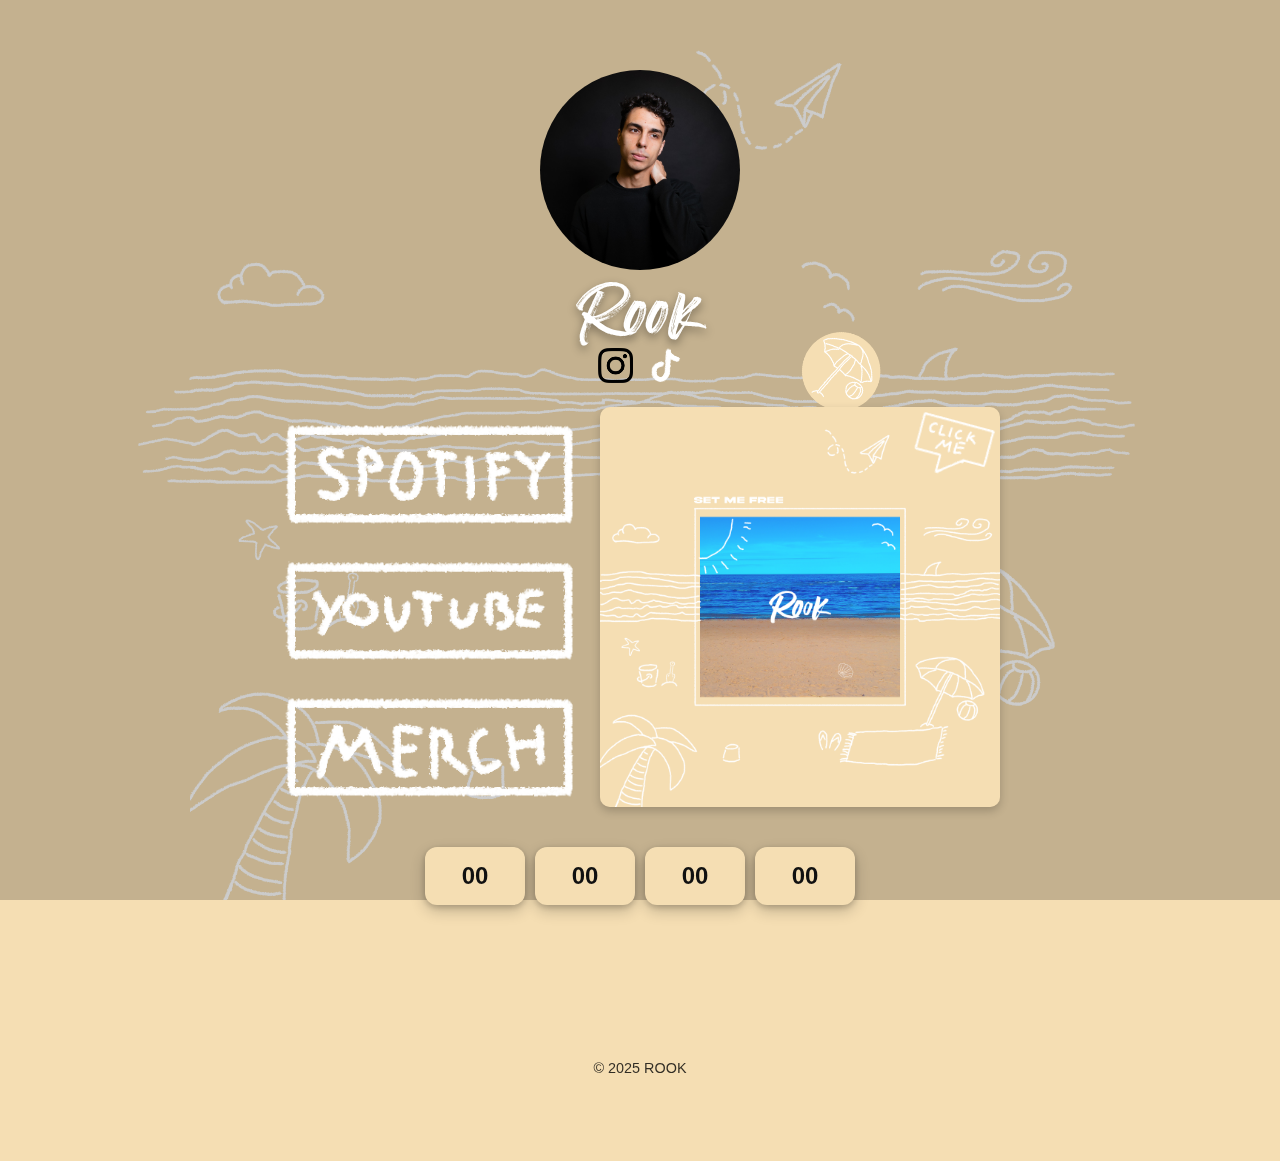
<file: index.htm>
<!DOCTYPE html>
<html lang="en">
<head>
  <meta charset="UTF-8">
  <title>Rook Links</title>
  <link rel="stylesheet" href="style.css">
  <link rel="icon" href="favicon.png" type="image/png">
  <meta property="og:title" content="ROOK - My Links">
  <meta property="og:description" content="Check out my Spotify, YouTube, merch, and updates!">
  <meta property="og:image" content="profile.jpg">
  <meta property="og:url" content="https://yourpage.github.io">
</head>
<!-- Google tag (gtag.js) -->
<script async src="https://www.googletagmanager.com/gtag/js?id=G-6F1KGDSM2N"></script>
<script>
  window.dataLayer = window.dataLayer || [];
  function gtag(){dataLayer.push(arguments);}
  gtag('js', new Date());

  gtag('config', 'G-6F1KGDSM2N');
</script>  
<script>
  const countDownDate = new Date("2025-10-25T12:00:00").getTime();

  const timer = setInterval(function() {
    const now = new Date().getTime();
    const distance = countDownDate - now;

    const days = Math.floor(distance / (1000 * 60 * 60 * 24));
    const hours = Math.floor((distance % (1000 * 60 * 60 * 24)) / (1000 * 60 * 60));
    const minutes = Math.floor((distance % (1000 * 60 * 60)) / (1000 * 60));
    const seconds = Math.floor((distance % (1000 * 60)) / 1000);

    document.getElementById("days").innerHTML = days.toString().padStart(2, "0");
    document.getElementById("hours").innerHTML = hours.toString().padStart(2, "0");
    document.getElementById("minutes").innerHTML = minutes.toString().padStart(2, "0");
    document.getElementById("seconds").innerHTML = seconds.toString().padStart(2, "0");

    if (distance < 0) {
      clearInterval(timer);
      document.querySelector(".countdown").innerHTML = "EXPIRED";
    }
  }, 1000);
</script>
<script async src="https://www.googletagmanager.com/gtag/js?id=YOUR_TRACKING_ID"></script>
<script>
  window.dataLayer = window.dataLayer || [];
  function gtag(){dataLayer.push(arguments);}
  gtag('js', new Date());
  gtag('config', 'YOUR_TRACKING_ID');
</script>

<script>
window.addEventListener('DOMContentLoaded', () => {
  const wrapper = document.querySelector('.bouncing-wrapper'); // handles position
  const icon = document.querySelector('.bouncing-icon');       // handles rotation

  // Random starting position
  let x = Math.random() * (window.innerWidth - icon.offsetWidth);
  let y = Math.random() * (window.innerHeight - icon.offsetHeight);
  
  // Movement speed
  let dx = 1.5, dy = 1.5;

  // Rotation
  let angle = 0;
  let rotationSpeed = 0.3; // slower rotation for smoothness

  function moveIcon() {
    const iconWidth = icon.offsetWidth;
    const iconHeight = icon.offsetHeight;

    // Bounce off edges
    if (x + iconWidth >= window.innerWidth || x <= 0) dx = -dx;
    if (y + iconHeight >= window.innerHeight || y <= 0) dy = -dy;

    // Update position
    x += dx;
    y += dy;

    // Update rotation
    angle = (angle + rotationSpeed) % 360;

    // Apply position to wrapper
    wrapper.style.left = x + 'px';
    wrapper.style.top = y + 'px';

    // Apply rotation to image
    icon.style.transform = `rotate(${angle}deg)`;
  }

  // Smooth animation loop
  setInterval(moveIcon, 10);
});
</script>

<body>
<div class="bouncing-wrapper">
  <img src="bouncing_icon.png" alt="Bouncing Icon" class="bouncing-icon">
</div>
<div id="discount-popup" class="discount-popup">
  <img src="Discountcode.png" alt="Discount Code" class="discount-image">
  <img src="Coolbutton.png" alt="Close" id="close-popup" class="close-img">
</div>
 <div class="container">
    <img src="profile.jpg" alt="Profile Picture" class="avatar">
    <h1>Rook</h1>
  <div class="social-icons">
    <a href="https://www.instagram.com/that_rook/" target="_blank">
      <img src="instagram.png" alt="Instagram" class="icon">
    </a>
    <a href="https://www.tiktok.com/@that_rook" target="_blank">
      <img src="tiktok.png" alt="Tiktok" class="icon">
    </a>
</div>
<div class="links-and-instagram">
  <div class="links">
    <a href="https://spotify.com" target="_blank">
      <img src="spotify-btn.png" alt="Spotify" class="custom-btn">
    </a>
    <a href="https://youtube.com" target="_blank">
      <img src="youtube-btn.png" alt="YouTube" class="custom-btn">
    </a>
    <a href="https://yourmerch.com" target="_blank">
      <img src="merch-btn.png" alt="Merch" class="custom-btn">
    </a>
  </div>

  <div class="instagram-post-wrapper">
    <a href="https://www.instagram.com/p/DPtfTEdjGYy/" target="_blank">
      <img src="instagrampost.png" alt="Instagram post" class="instagram-screenshot">
      <img src="clickme.png" alt="Click Me" class="click-me-img">
    </a>
  </div>
</div> <!-- closes links-and-instagram -->

<div class="countdown">
  <span class="time-box" id="days">00</span>
  <span class="time-box" id="hours">00</span>
  <span class="time-box" id="minutes">00</span>
  <span class="time-box" id="seconds">00</span>
</div>
<div class="spotify-preview">
  <iframe 
    src="https://open.spotify.com/embed/track/24LS4lQShWyixJ0ZrJXfJ5" 
    style="border-radius:12px;" 
    width="100%" 
    height="80" 
    frameborder="0" 
    allow="autoplay; clipboard-write; encrypted-media; fullscreen; picture-in-picture" 
    loading="lazy">
  </iframe>
</div>
  <footer class="footer">
    © 2025 ROOK
  </footer>
</div>
<script src="script.js"></script>
</body>

</html>
</file>
<file: style.css>
@font-face {
  font-family: 'SummerLoving';
  src: url('fonts/SummerLoving.otf') format('opentype');
  font-weight: normal;
  font-style: normal;
}
@font-face {
  font-family: 'AkiraExpanded';
  src: url('AkiraExpanded.ttf') format('truetype'); /* make sure the file is in your folder */
  font-weight: normal;
  font-style: normal;
}

body::before {
  content: "";
  position: fixed;      
  top: 0;
  left: 0;
  width: 100%;
  height: 100%;
  background-color: rgba(0, 0, 0, 0.2); /* semi-transparent overlay */
  z-index: 0;           
}

/* --- Main container --- */
.container {
  max-width: 95%;        
  padding: 20px;
  display: flex;
  flex-direction: column;
  align-items: center;
  margin-top: 50px;
  margin-bottom: 50px;  
  position: relative;
  z-index: 2;  
  box-sizing: border-box;
}
/* --- Profile image --- */
.avatar {
  width: min(25vw, 200px); /* scales with screen but caps at 200px */
  aspect-ratio: 1 / 1;     /* keeps it perfectly square */
  border-radius: 50%;      /* makes it circular */
  object-fit: cover;       /* crops if image isn’t square */
  margin-bottom: 10px;     /* spacing below */
  flex-shrink: 0;          /* prevents it from squishing */
}

/* --- Name --- */
h1 {
  font-family: 'SummerLoving', sans-serif;
  font-size: 6rem;
  color: #ffffff;
  letter-spacing: 2px;
  text-shadow: 0 4px 10px rgba(0,0,0,0.4);
  font-weight: normal;
  margin: 10px 0 5px 0; /* top 10px, bottom 5px */
}

/* --- Bio --- */
p {
  font-family: 'Poppins', sans-serif;
  font-size: 1rem;                     
  color: #000000;                        
  margin: 0 0 20px 0;                  
  text-align: center;
}

/* --- Links container --- */
.links-and-instagram {
  display: flex;
  flex-wrap: wrap;        
  gap: 20px;
  justify-content: center;
  align-items: flex-start;
}

/* --- Buttons --- */
.links {
  width: 100%;            
  max-width: 300px;       
  display: flex;
  flex-direction: column;
  align-items: center;
}

.custom-btn {
  width: 100%;           
  max-width: 300px;
  height: auto;          
  margin: 10px 0;        
  border-radius: 25px;
  cursor: pointer;       
  transition: transform 0.2s;
}

.custom-btn:hover {
  transform: scale(1.05);
}

/* --- Social icons --- */
.social-icons {
  display: flex;
  gap: 15px;         
  justify-content: center; 
  margin-bottom: 20px; 
}

.icon {
  width: 35px;        
  height: 35px;
  transition: transform 0.2s;
}

.icon:hover {
  transform: scale(1.2);
}

/* --- Instagram post --- */
.instagram-post img {
  width: 100%;       
  max-width: 400px;  
  height: auto;       
  border-radius: 10px;    
  box-shadow: 0 4px 10px rgba(0,0,0,0.2);
  display: block;         
  margin: 0 auto;         
}
.instagram-post-wrapper {
  position: relative;   /* allows overlay positioning */
  display: inline-block;
}

.instagram-post-wrapper .instagram-screenshot {
  width: 100%;       
  max-width: 400px;  
  height: auto;       
  border-radius: 10px;    
  box-shadow: 0 4px 10px rgba(0,0,0,0.2);
  display: block;         
  margin: 0 auto;         
}

.click-me-img {
  position: absolute;      /* position relative to wrapper */
  top: 10px;               /* distance from top of post */
  right: 10px;             /* distance from right of post */
  width: 80px;             /* adjust size as needed */
  height: auto;            /* maintain proportions */
  pointer-events: none;    /* allow click to pass through */
  transform: rotate(15deg);  /* rotate clockwise */
}

@keyframes wiggle {
  0%   { transform: rotate(15deg) translate(0, 0); }
  25%  { transform: rotate(18deg) translate(2px, 2px); }
  50%  { transform: rotate(12deg) translate(-2px, -2px); }
  75%  { transform: rotate(15deg) translate(1px, -1px); }
  100% { transform: rotate(15deg) translate(0, 0); }
}

.click-me-img {
  animation: wiggle 2s infinite alternate;
}

/* --- Countdown --- */
.countdown {
  margin-top: 30px;
  display: flex;
  justify-content: center;
  gap: 10px; 
}

.time-box {
  background-color: #f5deb3;       
  color: #111;
  padding: 15px 20px;
  border-radius: 12px;
  font-size: 1.5rem;
  font-weight: bold;
  min-width: 60px;
  text-align: center;
  font-family: 'Montserrat', sans-serif; 
  box-shadow: 0 6px 15px rgba(0,0,0,0.2), 0 2px 6px rgba(0,0,0,0.2);
  transition: transform 0.2s;
}

/* --- Body & background --- */
body {
  display: flex;
  justify-content: center;
  align-items: center;
  margin: 0;
  text-align: center;
  background-image: url('background.png');
  background-size: contain;
  background-position: center;
  background-repeat: no-repeat;
  background-attachment: fixed;
  background-color: #f5deb3;
}
.bouncing-wrapper {
  position: fixed;   /* allows it to move anywhere on screen */
  top: 0;
  left: 0;
  z-index: 0;        /* behind content if needed */
}

.bouncing-icon {
  width: 80px;       /* size of your icon */
  transform-origin: center;
  display: block;
}
.footer {
  text-align: center;
  font-family: 'Poppins', sans-serif;
  font-size: 0.9rem;
  color: #000000;
  opacity: 0.8;
  margin-top: 40px;
  padding: 15px 0;
  z-index: 2;
  position: relative; /* ensures it stays in normal flow */
}
.spotify-preview {
  margin-top: 20px;        /* space above the player */
  display: flex;
  justify-content: center;  /* centers the player */
  width: 100%;
  max-width: 350px;         /* caps width for large screens */
}

.spotify-preview iframe {
  width: 100%;              /* scales to container */
  height: 80px;             /* match the compact player height */
  border-radius: 12px;
}
/* Popup container */
.discount-popup {
  position: fixed;
  top: 50%;
  left: 50%;
  transform: translate(-50%, -50%);
  background-color: #c4b28f;
  padding: 20px;
  border-radius: 12px;
  box-shadow: 0 6px 15px rgba(0,0,0,0.3);
  text-align: center;
  z-index: 5;

  /* 🟢 Start hidden */
  display: none;

  /* layout once visible */
  flex-direction: column;
  align-items: center;
  gap: 15px;
}

.discount-popup .discount-image {
  max-width: 90%;
  height: auto;
  display: block;
  margin: 0 auto;
}

.close-img {
  width: 100px;          /* a good medium size */
  height: auto;
  cursor: pointer;
  transition: transform 0.2s ease;
}

.close-img:hover {
  transform: scale(1.05);
}
/* --- Mobile responsiveness --- */
@media (max-width: 1080px) {
  .container {
    max-width: 95%;
    padding: 20px;
  }

  .avatar {
    width: 220px; 
    height: 220px;
  }

  h1 {
    font-size: 3.5rem; /* slightly larger name */
  }

  .social-icons img.icon {
    width: 60px;   /* smaller than before (was 80px) */
    height: 60px;
    margin: 0 6px;
  }

  .links-and-instagram {
    flex-direction: column;
    align-items: center;
    gap: 20px;
  }

  .links {
    max-width: 90%;
    display: flex;
    flex-direction: column;
    align-items: center;
  }

  .custom-btn {
    max-width: 350px;
    width: 100%;
  }

  .instagram-post img {
    max-width: 500px;
    width: 100%;
    height: auto;
  }
}
</file>
